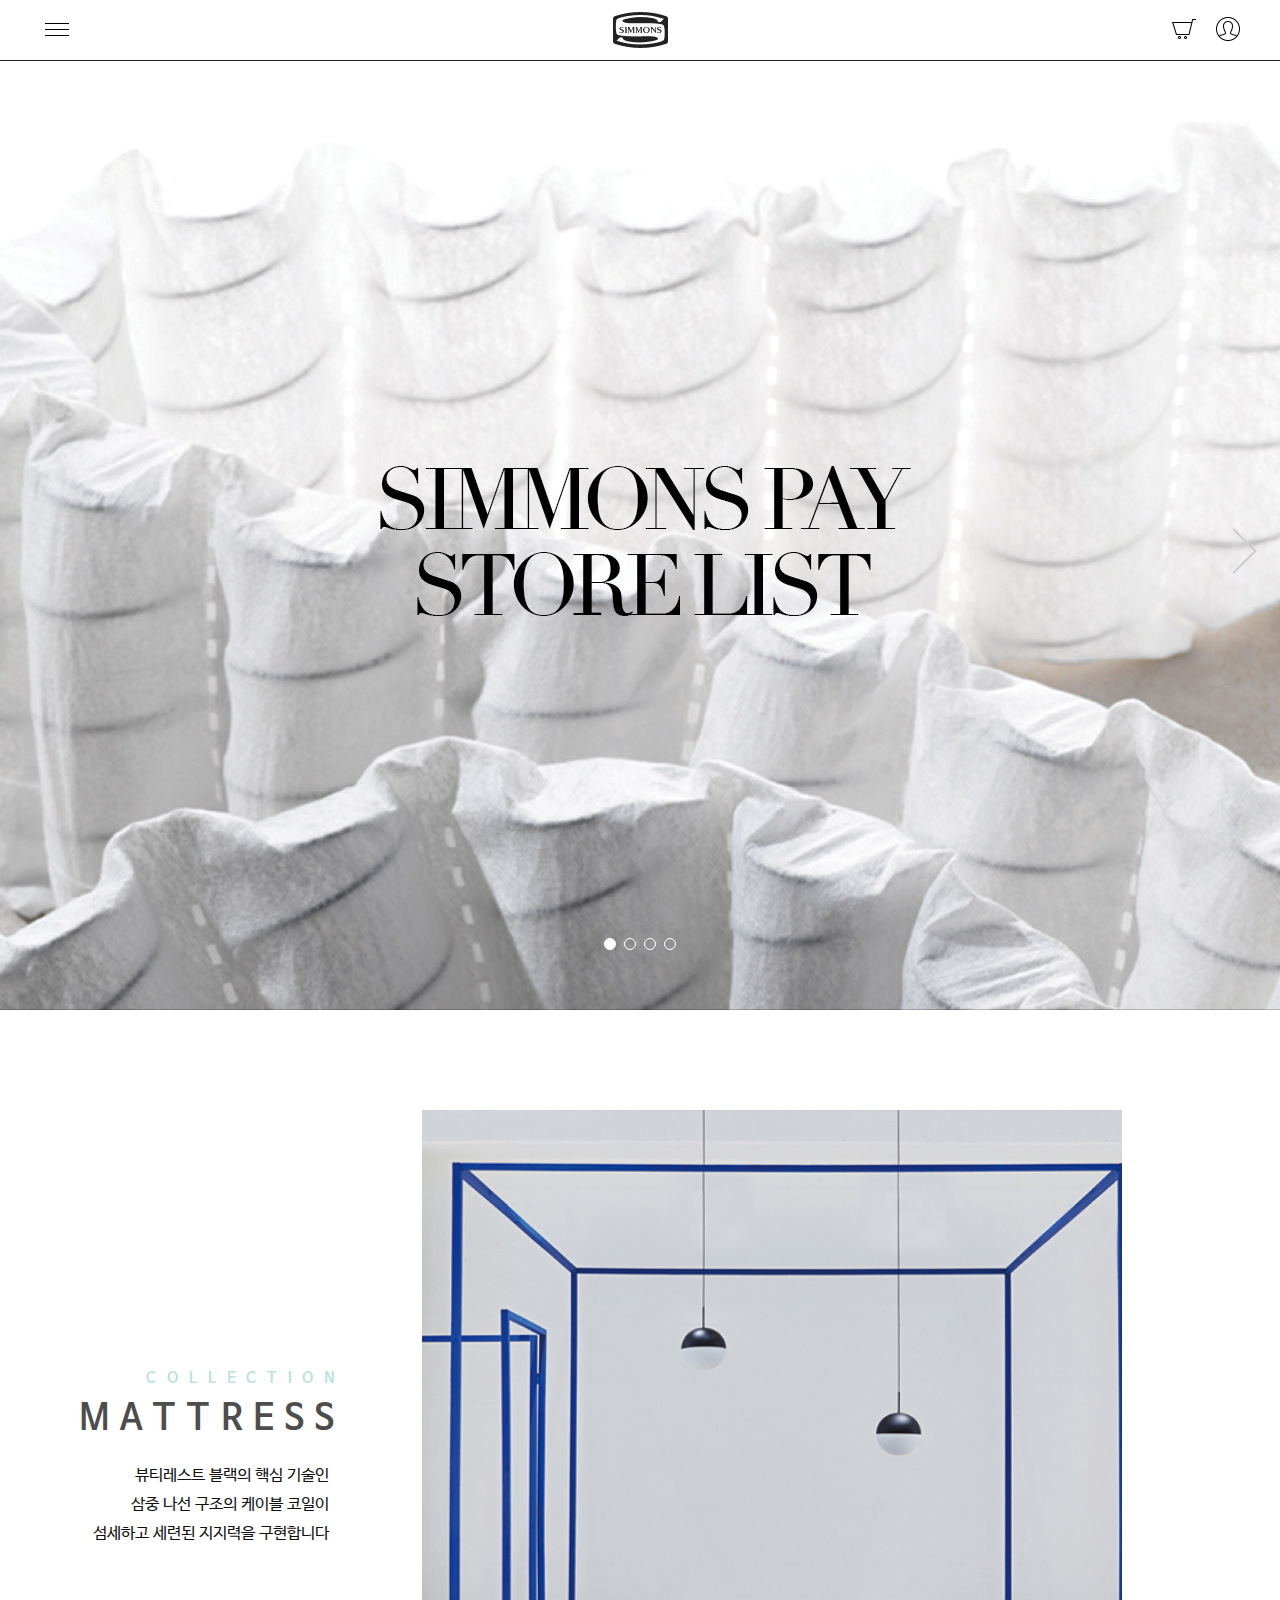
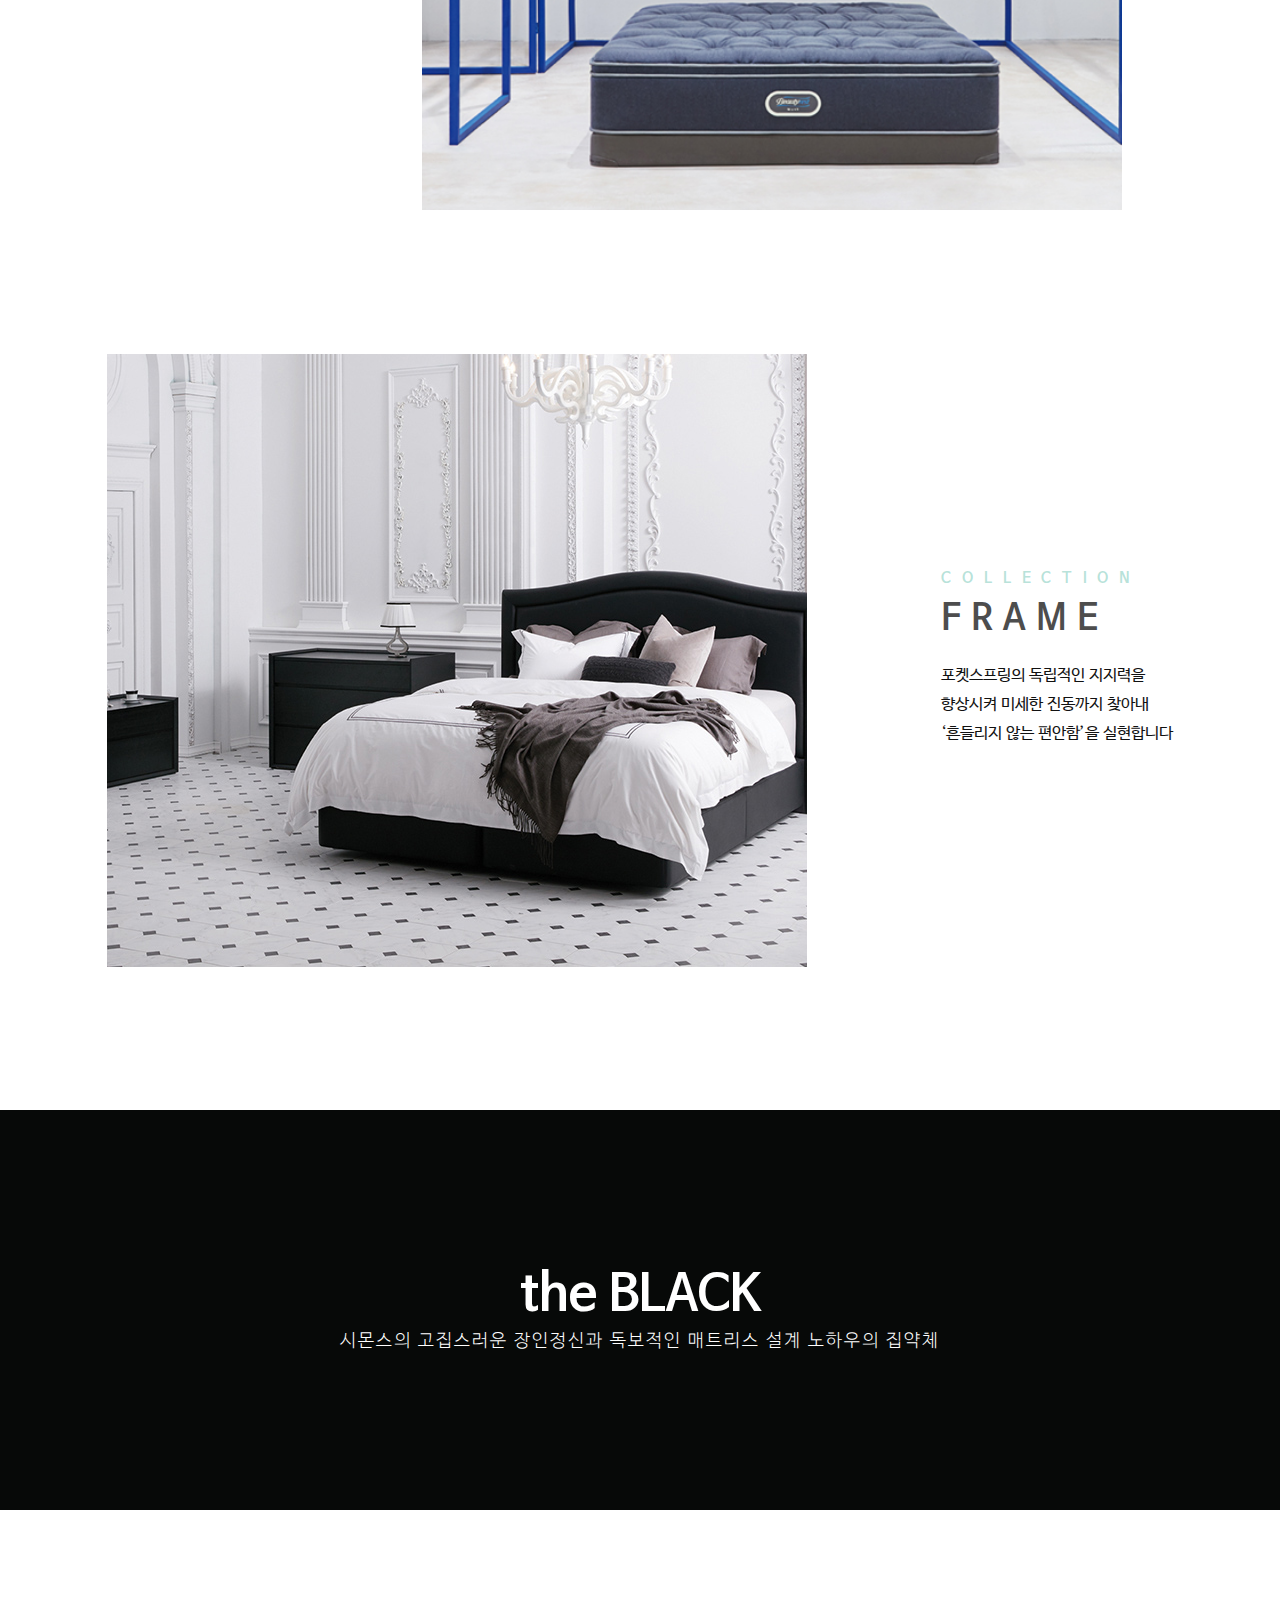
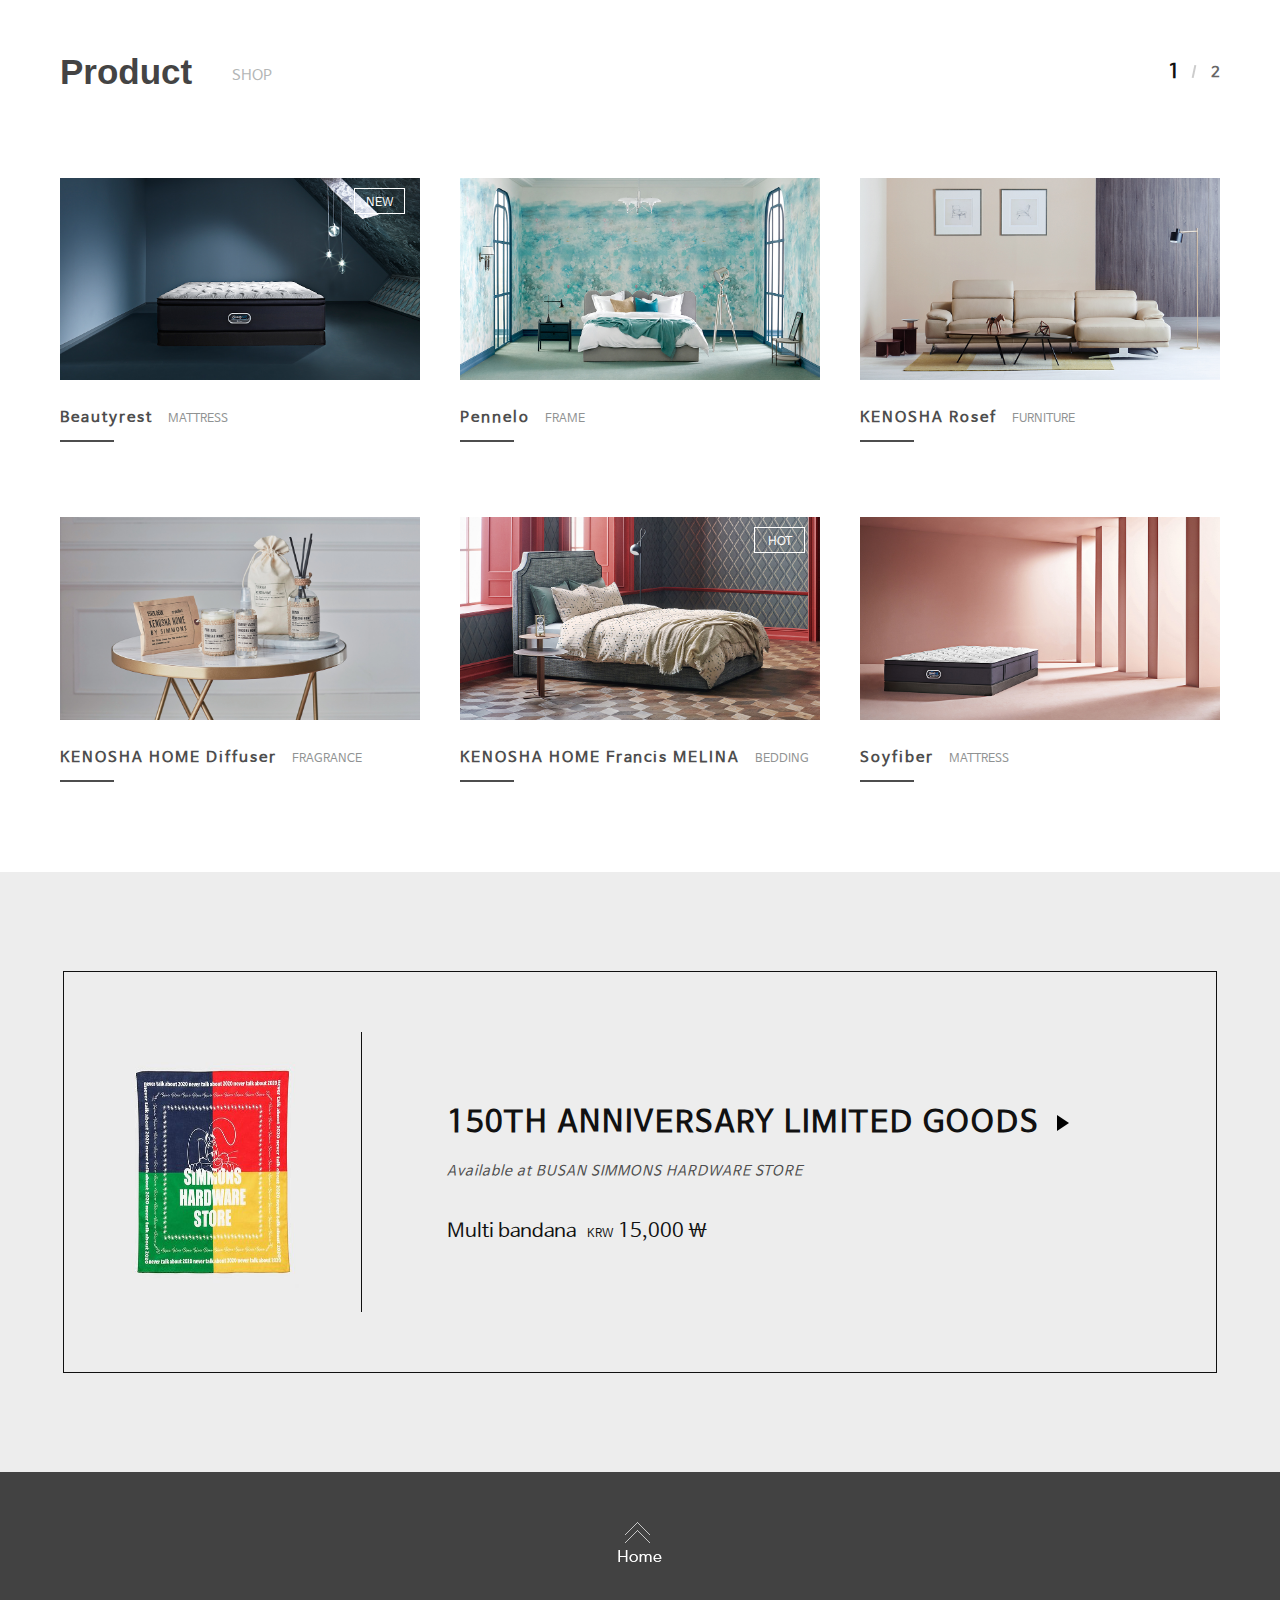
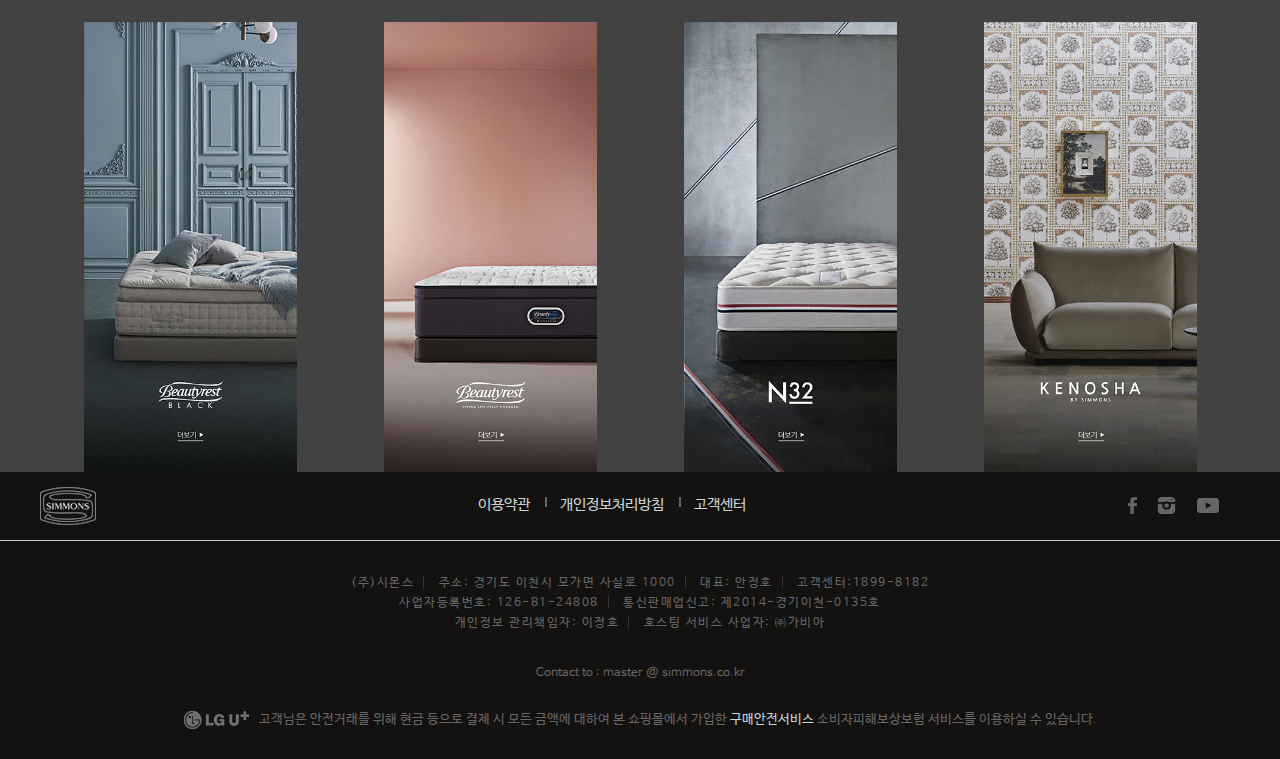
<file: index.html>
<!DOCTYPE html>
<html lang="en">

<head>
    <meta charset="UTF-8">
    <meta name="viewport" content="width=device-width, initial-scale=1.0">
    <title>시몬스침대 - 오현지</title>
    <link href="https://fonts.googleapis.com/css2?family=Noto+Sans+KR:wght@100;300;400;500;700;900&display=swap" rel="stylesheet">
    <link rel="icon" href="images/logo_simmons_large_icon.ico">
    <link rel="stylesheet" href="css/common.css">
    <link rel="stylesheet" href="css/style.css">
    <script src="js/jquery-3.5.1.min.js"></script>
    <script src="js/style.js"></script>

</head>

<body>


    <header>
        <div class="headTop">

            <div class="center clearFix headTopWrap">
                <h1 class="logo"><a href="index.html"><img src="images/header_logo.png" alt="simons logo"></a></h1>
                <ul class="headIcon__right">
                    <li><a href="login.html"><img src="images/iconmonstr-user-circle-thin-24.png" alt="user"></a></li>
                    <li><a href="#"><img src="images/iconmonstr-shopping-cart-thin-24.png" alt="cart"></a></li>
                </ul>
                <div class="hamBtn"><a href="#"></a></div>
            </div>
        </div>
        
        <!-- head bottom -->
        <div class="headBottom">
            <div class="center">
                <div class="navWrap content">
                    <div>
                        <ul id="nav">
                            <li><a href="#">Beautyrest BLACK</a>
                                <div class="navBox">
                                    <ul class="navSub">
                                        <li><a href="#">the BLACK</a></li>
                                        <li><a href="#">MATTRESS</a></li>
                                        <li><a href="#">FRAME</a></li>
                                        <li><a href="#">ROOM SET</a></li>
                                        <li><a href="#">FOUNDATION</a></li>
                                    </ul>
                                </div>
                            </li>
                            <li><a href="#">COLLECTION</a>
                                <div class="navBox">
                                    <ul class="navSub">
                                        <li><a href="#">Beautyrest</a></li>
                                        <li><a href="#">N32</a></li>
                                        <li><a href="#">KENOSHA</a></li>
                                    </ul>
                            </li>
                            <li><a href="#">PRODUCT</a>
                                <div class="navBox">
                                    <ul class="navSub">
                                        <li><a href="#">MATTRESS</a></li>
                                        <li><a href="#">FRAME</a></li>
                                        <li><a href="#">ROOM SET</a></li>
                                        <li><a href="#">FOUNDATION</a></li>
                                        <li><a href="#">FURNITURE</a></li>
                                        <li><a href="#">BEDDING</a></li>
                                        <li><a href="#">FRAGRANCE</a></li>
                                        <li><a href="#">ETC</a></li>
                                    </ul>
                            </li>
                            <li class="navLine"><a href="#">ONLINE STORE</a></li>
                            <li><a href="#">ABOUT US</a>
                                <div class="navBox">
                                    <ul class="navSub">
                                        <li><a href="#">HERITAGE</a></li>
                                        <li><a href="#">MEDIA</a></li>
                                        <li><a href="#">SIMMONS IN HOTEL</a></li>
                                    </ul>
                            </li>
                            <li><a href="#">SIMMONS Factorium</a>
                                <div class="navBox">
                                    <ul class="navSub">
                                        <li><a href="#">INTRO</a></li>
                                        <li><a href="#">R&D</a></li>
                                        <li><a href="#">TERRACE</a></li>
                                        <li><a href="#">오시는길</a></li>
                                    </ul>
                            </li>
                            <li><a href="#">SIMMONS GALLERY</a></li>
                            <li class="navLine"><a href="map.html">매장 찾기</a></li>
                            <ul class="rightNav">
                                <li><a href="login.html">로그인</a></li>
                                <li><a href="#">주문내역</a></li>
                                <li><a href="#">고객센터</a></li>
                            </ul>
                            <div class="rightNav__booking"><a href="#"><img src="images/simmons_pc_btn_banner.jpg" alt=""></a></div>
                            <div class="rightNav__search">
                                <form class="search">
                                    <input type="text" placeholder="Search">
                                    <a href="#void"><img src="images/iconmonstr-search-thin-16.png" alt="search"></a>
                                </form>
                            </div>
                
                            <ul class="rightNav__sns">
                                <li><a href="#"><img src="images/iconmonstr-facebook-1-24.png" alt="facebook"></a></li>
                                <li><a href="#"><img src="images/iconmonstr-instagram-11-24.png" alt="instagram"></a></li>
                                <li><a href="#"><img src="images/iconmonstr-youtube-6-24.png" alt="youtube"></a></li>
                            </ul>
                        </ul>
                    </div>
                </div>
            </div>
        </div>
    </header>


    <!-- container -->
    <section id="container">
        <h2 class="blind">배너,컨텐츠,바로가기,스토어</h2>
        <div class="mainBanner">
            <input type="radio" name="btn" id="btn1" checked>
            <label for="btn1" class="circle c1">1</label>
            <input type="radio" name="btn" id="btn2">
            <label for="btn2" class="circle c2">2</label>
            <input type="radio" name="btn" id="btn3">
            <label for="btn3" class="circle c3">3</label>
            <input type="radio" name="btn" id="btn4">
            <label for="btn4" class="circle c4">4</label>

            <label for="btn1" class="arrow a1"></label>
            <label for="btn2" class="arrow a2"></label>
            <label for="btn3" class="arrow a3"></label>
            <label for="btn4" class="arrow a4"></label>

            <ul class="banner">
                <li><a href="#"></a></li>
                <li><a href="#"></a></li>
                <li><a href="#"></a></li>
                <li><a href="#"></a></li>
            </ul>

        </div>

        <div class="contents">
            <div class="center line1">

                <div class="mTitle">COLLECTION</div> 

                <div class="collectWrap clearFix">
                    <div class="collect__textbox1">
                        <span class="collect__sm">COLLECTION</span>
                        <a href="#" class="collect__title t1">MATTRESS</a>
                        <p class="collect__subtitle">뷰티레스트 블랙의 핵심 기술인<br> 삼중 나선 구조의 케이블 코일이<br> 섬세하고 세련된 지지력을 구현합니다</p>

                    </div>
                    <div class="collect contentPhoto1"><a href="#"></a></div>
                </div>


                <div class="collectWrap">
                    <div class="collect contentPhoto2"><a href="#"></a></div>
                    <div class="collect__textbox2">
                        <span class="collect__sm">COLLECTION</span>
                        <a href="#" class="collect__title t2">FRAME</a>
                        <p class="collect__subtitle">포켓스프링의 독립적인 지지력을<br> 향상시켜 미세한 진동까지 찾아내<br> ‘흔들리지 않는 편안함’을 실현합니다</p>

                    </div>
                </div>
            </div>

            <div class="visual">
                <div class="visualWrap"><a href="#"></a></div>
                <div class="vTextbox">
                    <p class="vTitle"><a href="#">the BLACK</a></p>
                    <p class="vSubtitle"><a href="#"> 시몬스의 고집스러운 장인정신<span>과 독보적인 매트리스 설계 노하우의 집약체</span></a></p>
                </div>
            </div>
        </div>



        <div class="store ">
            <div class="center clearFix st">
                <div class="storeText__box">
                    <h3 class="StoreTitle">Product</h3>
                    <a href="#">SHOP</a></p>
                </div>
                
                <div class="storeBox">
                    <input type="radio" name="storeBtn" id="storeBtn1" checked>
                    <input type="radio" name="storeBtn" id="storeBtn2">
                    <label for="storeBtn1" class="storeIcon h1">1</label>
                    <label for="storeBtn2" class="storeIcon h2">2</label>
                    <ul class="storeWrap">
                        <li>
                            <div class="storeMore">
                                <a href="#void"><img src="images/1_136.jpg" alt="Beautyrest Viate"></a>
                                <div class="hotBox">NEW</div>
                                <!-- <div class="bgBox"></div> -->
                            </div>
                            <strong class="storeTitle">Beautyrest</strong>
                            <p class="storeSubtitle">MATTRESS</p>
                        </li>
                        <li>
                            <div class="storeMore">
                                <a href="#void"><img src="images/1-Lookbook-Pennelo-01_1.jpg" alt=""></a>
                                
                            </div>
                            <strong class="storeTitle" >Pennelo</strong>
                            <p class="storeSubtitle">FRAME</p>
                        </li>

                        <li>
                            <div class="storeMore">
                                <a href="#void"><img src="images/1-Lookbook-Rosef-01_1.jpg" alt="KENOSHA"></a>
                            </div>
                            <strong class="storeTitle" >KENOSHA Rosef</strong>
                            <p class="storeSubtitle">FURNITURE</p>
                        </li>


                        <li>
                            <div class="storeMore">
                                <a href="#void"><img src="images/02-Loogbook-tangerine-01_1 (1).jpg" alt=""></a>
                            </div>
                            <strong class="storeTitle" >Beautyrest Tangerine</strong>
                            <p class="storeSubtitle">MATTRESS</p>
                        </li>

                        <li>
                            <div class="storeMore">
                                <a href="#void"><img src="images/catol-lookbook4.jpg" alt=""></a>
                                <div class="hotBox">HOT</div>
                            </div>
                            <strong class="storeTitle" >Catol</strong>
                            <p class="storeSubtitle">ROOM SET</p>
                        </li>

                        <li>
                            <div class="storeMore">
                                <a href="#void"><img src="images/1-Lookbook-3_19.jpg" alt=""></a>
                            </div>
                            <strong class="storeTitle" >SMR1324</strong>
                            <p class="storeSubtitle">ROOM SET</p>
                        </li>
                        <li>
                            <div class="storeMore">
                                <a href="#void"><img src="images/KH-FRAGRANCE-DIFFUSER-03-Lookbook-2.jpg" alt=""></a>
                            </div>
                            <strong class="storeTitle" >KENOSHA HOME Diffuser</strong>
                            <p class="storeSubtitle">FRAGRANCE</p>
                        </li>
                        <li>
                            <div class="storeMore">
                                <a href="#void"><img src="images/FrancisMELINA-lookbook.jpg" alt=""></a>
                                <div class="hotBox">HOT</div>
                            </div>
                            <strong class="storeTitle" >KENOSHA HOME Francis MELINA</strong>
                            <p class="storeSubtitle">BEDDING</p>
                        </li>
                        <li>
                            <div class="storeMore">
                                <a href="#void"><img src="images/02-Loogbook-tangerine-01_1 (1).jpg" alt=""></a>
                            </div>
                            <strong class="storeTitle" >Soyfiber</strong>
                            <p class="storeSubtitle">MATTRESS</p>
                        </li>
                        <li>
                            <div class="storeMore">
                                <a href="#void"><img src="images/1-Lookbook-Solar-01.jpg" alt=""></a>
                            </div>
                            <strong class="storeTitle" >Solar</strong>
                            <p class="storeSubtitle">FRAME</p>
                        </li>
                        <li>
                            <div class="storeMore">
                                <a href="#void"><img src="images/1-Lookbook-Erdem-wide-01.jpg" alt=""></a>
                            </div>
                            <strong class="storeTitle" >Erdem 와이드장</strong>
                            <p class="storeSubtitle">ROOM SET</p>
                        </li>
                        <li>
                            <div class="storeMore">
                                <a href="#void"><img src="images/KH-FRAGRANCE-CANDLE-03-Lookbook-1.jpg" alt=""></a>
                            </div>
                            <strong class="storeTitle">KENOSHA Candle</strong>
                            <p class="storeSubtitle">FRAGRANCE</p>
                        </li>
                    </ul>
                </div>
            </div>
        </div>

        <div class="goods">

                <div class="goodsWrap">

                    <div class="goodsPhoto">
                        <img src="images/122429641_128195845429080_7310381417054077863_n.jpg" alt="">
                    </div>

                    <div class="goodsTextBox">
                        <div>
                            <p class="goodsTitle">
                                150TH ANNIVERSARY LIMITED GOODS
                                <img src="images/iconmonstr-arrow-37-16.png" alt="">
                            </p> 
                            <p class="goodsText">Available at BUSAN SIMMONS HARDWARE STORE</p>
                            <p class="goodsSub">Multi bandana  &nbsp;<span>KRW</span> 15,000 &#92;</p>
                        </div>
                    </div>
                </div>
          
        </div>

        <!-- 스크롤파트 -->
        <div class="home">
            <div class="homeBtn">
                <a href="#"><img src="images/btn_home.png" alt="home button"></a>
            </div>


            <ul class="homeWrap">
                <li><a href="#"></a></li>
                <li><a href="#"></a></li>
                <li><a href="#"></a></li>
                <li><a href="#"></a></li>
            </ul>

        </div>
    </section>

    <!-- footer -->
    <footer>
        <div class="footTop">
            <div class="center footTopWrap">
                <h3 class="footLogo"><a href="#void"><img src="images/footer_logo.png" alt="foot logo"></a></h3>
               
                <ul class="footWrap">
                    <li><a href="#void">이용약관</a></li>
                    <li><a href="#void">개인정보처리방침</a></li>
                    <li><a href="#void">고객센터</a></li>
                </ul>
                <ul class="sns">
                    <li><a href="#void"><img src="images/footer_sns03.png" alt="faceb"></a></li>
                    <li><a href="#void"><img src="images/footer_sns02.png" alt="youtube"></a></li>
                    <li><a href="#void"><img src="images/footer_sns01.png" alt="instagram"></a></li>
                </ul>
            </div>
        </div>

        <div class="footBottom">
            <div class="center">
                <address>
                    <p>
                        <span>(주)시몬스</span>
                        <span>주소: 경기도 이천시 모가면 사실로 1000</span>
                        <span>대표: 안정호</span>
                        <span>고객센터:1899-8182</span>
                    </p>
                    <p>
                        <span>사업자등록번호: 126-81-24808</span>
                        <span>통신판매업신고: 제2014-경기이천-0135호</span>
                    </p>
                    <p>
                        <span>개인정보 관리책임자: 이정호</span>
                        <span>호스팅 서비스 사업자: ㈜가비아</span>
                    </p>
                </address>
                <p class="contact"><a href="#void">Contact to : master @ simmons.co.kr</a></p>
                <div class="footLogo__lg"></div>
                <div class="lgLogo"><img src="images/footer_lg.png" alt="LG U+">
                    <p><span>고객님은 안전거래를 위해 현금 등으로 결제 시 모든 금액에 대하여 본 쇼핑몰에서 가입한</span> <span class="featured">구매안전서비스</span> <span>소비자피해보상보험 서비스를 이용하실 수 있습니다.<span></span></p>
                </div>
            </div>
        </div>
        </div>
    </footer>
</body></html>
</file>
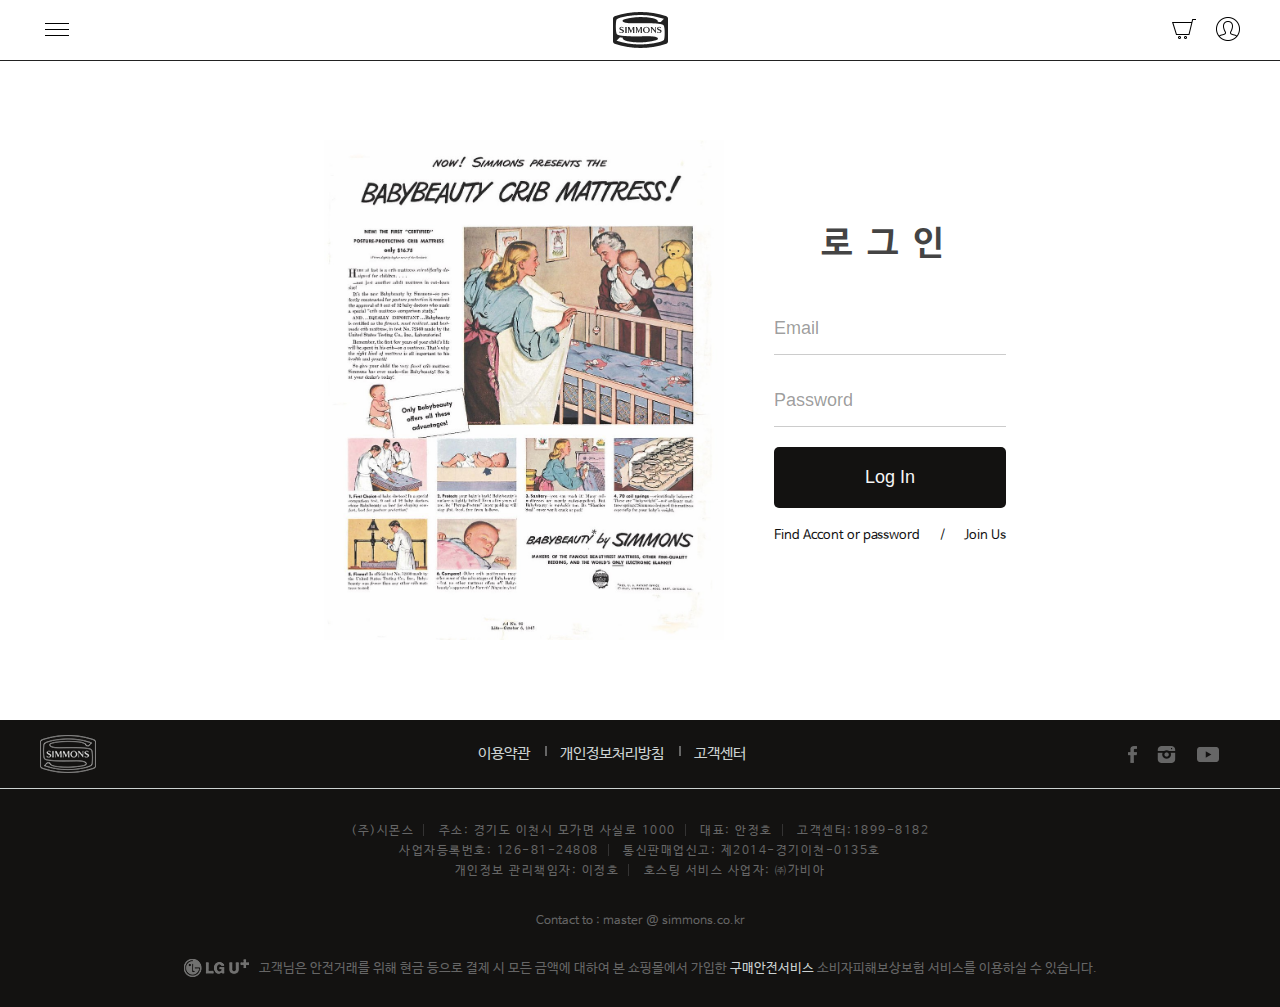
<file: login.html>
<!DOCTYPE html>
<html lang="en">
<head>
    <meta charset="UTF-8">
    <meta name="viewport" content="width=device-width, initial-scale=1.0">
    <title>시몬스침대 login</title>
    <link href="https://fonts.googleapis.com/css2?family=Noto+Sans+KR:wght@100;300;400;500;700;900&display=swap" rel="stylesheet">
    <link rel="icon" href="images/logo_simmons_large_icon.ico">
    <link rel="stylesheet" href="css/common.css">
    <link rel="stylesheet" href="css/style.css">
    <link rel="stylesheet" href="css/login.css">
    <script src="js/jquery-3.5.1.min.js"></script>
    <script src="js/style.js"></script>
</head>
<body>
 
    <header>
        <div class="headTop">

            <div class="center clearFix headTopWrap">
                <h1 class="logo"><a href="index.html"><img src="images/header_logo.png" alt="simons logo"></a></h1>
                <ul class="headIcon__right">
                    <li><a href="login.html"><img src="images/iconmonstr-user-circle-thin-24.png" alt="user"></a></li>
                    <li><a href="#"><img src="images/iconmonstr-shopping-cart-thin-24.png" alt="cart"></a></li>
                </ul>
                <div class="hamBtn"><a href="#"></a></div>
            </div>
        </div>
        
        <!-- head bottom -->
        <div class="headBottom">
            <div class="center">
                <div class="navWrap content">
                    <div>
                        <ul id="nav">
                            <li><a href="#">Beautyrest BLACK</a>
                                <div class="navBox">
                                    <ul class="navSub">
                                        <li><a href="#">the BLACK</a></li>
                                        <li><a href="#">MATTRESS</a></li>
                                        <li><a href="#">FRAME</a></li>
                                        <li><a href="#">ROOM SET</a></li>
                                        <li><a href="#">FOUNDATION</a></li>
                                    </ul>
                                </div>
                            </li>
                            <li><a href="#">COLLECTION</a>
                                <div class="navBox">
                                    <ul class="navSub">
                                        <li><a href="#">Beautyrest</a></li>
                                        <li><a href="#">N32</a></li>
                                        <li><a href="#">KENOSHA</a></li>
                                    </ul>
                            </li>
                            <li><a href="#">PRODUCT</a>
                                <div class="navBox">
                                    <ul class="navSub">
                                        <li><a href="#">MATTRESS</a></li>
                                        <li><a href="#">FRAME</a></li>
                                        <li><a href="#">ROOM SET</a></li>
                                        <li><a href="#">FOUNDATION</a></li>
                                        <li><a href="#">FURNITURE</a></li>
                                        <li><a href="#">BEDDING</a></li>
                                        <li><a href="#">FRAGRANCE</a></li>
                                        <li><a href="#">ETC</a></li>
                                    </ul>
                            </li>
                            <li class="navLine"><a href="#">ONLINE STORE</a></li>
                            <li><a href="#">ABOUT US</a>
                                <div class="navBox">
                                    <ul class="navSub">
                                        <li><a href="#">HERITAGE</a></li>
                                        <li><a href="#">MEDIA</a></li>
                                        <li><a href="#">SIMMONS IN HOTEL</a></li>
                                    </ul>
                            </li>
                            <li><a href="#">SIMMONS Factorium</a>
                                <div class="navBox">
                                    <ul class="navSub">
                                        <li><a href="#">INTRO</a></li>
                                        <li><a href="#">R&D</a></li>
                                        <li><a href="#">TERRACE</a></li>
                                        <li><a href="#">오시는길</a></li>
                                    </ul>
                            </li>
                            <li><a href="#">SIMMONS GALLERY</a></li>
                            <li class="navLine"><a href="map.html">매장 찾기</a></li>
                            <ul class="rightNav">
                                <li><a href="login.html">로그인</a></li>
                                <li><a href="#">주문내역</a></li>
                                <li><a href="#">고객센터</a></li>
                            </ul>
                            <div class="rightNav__booking"><a href="#"><img src="images/simmons_pc_btn_banner.jpg" alt=""></a></div>
                            <div class="rightNav__search">
                                <form class="search">
                                    <input type="text" placeholder="Search">
                                    <a href="#void"><img src="images/iconmonstr-search-thin-16.png" alt="search"></a>
                                </form>
                            </div>
                
                            <ul class="rightNav__sns">
                                <li><a href="#"><img src="images/iconmonstr-facebook-1-24.png" alt="facebook"></a></li>
                                <li><a href="#"><img src="images/iconmonstr-instagram-11-24.png" alt="instagram"></a></li>
                                <li><a href="#"><img src="images/iconmonstr-youtube-6-24.png" alt="youtube"></a></li>
                            </ul>
                        </ul>
                    </div>
                </div>
            </div>
        </div>
    </header>
    <!-- login -->
    <div class="login">
        <div class="center">
            <div class="loginWrap">
                <div class="loginPhoto">
                    <a href="#"></a>
                </div>
                <div>
                    <h2 class="loginTitle">로그인</h2>
                    <form action="" method="get" id="login-form">
                        <input name="usename" type="text" placeholder="Email" />
                        <input name="password" type="password" placeholder="Password" />
                        <input type="submit" value="Log In" />
                        <div class="loginJoin">
                            <a href="#">Find Accont or password</a>
                            <span>/</span>
                            <a href="#">Join Us</a>
                        </div>
                    </form>
                </div>
            </div>
        </div>
    </div>



    <footer>
        <div class="footTop">
            <div class="center footTopWrap">
                <h3 class="footLogo"><a href="#void"><img src="images/footer_logo.png" alt="foot logo"></a></h3>
               
                <ul class="footWrap">
                    <li><a href="#void">이용약관</a></li>
                    <li><a href="#void">개인정보처리방침</a></li>
                    <li><a href="#void">고객센터</a></li>
                </ul>
                <ul class="sns">
                    <li><a href="#void"><img src="images/footer_sns03.png" alt="faceb"></a></li>
                    <li><a href="#void"><img src="images/footer_sns02.png" alt="youtube"></a></li>
                    <li><a href="#void"><img src="images/footer_sns01.png" alt="instagram"></a></li>
                </ul>
            </div>
        </div>

        <div class="footBottom">
            <div class="center">
                <address>
                    <p>
                        <span>(주)시몬스</span>
                        <span>주소: 경기도 이천시 모가면 사실로 1000</span>
                        <span>대표: 안정호</span>
                        <span>고객센터:1899-8182</span>
                    </p>
                    <p>
                        <span>사업자등록번호: 126-81-24808</span>
                        <span>통신판매업신고: 제2014-경기이천-0135호</span>
                    </p>
                    <p>
                        <span>개인정보 관리책임자: 이정호</span>
                        <span>호스팅 서비스 사업자: ㈜가비아</span>
                    </p>
                </address>
                <p class="contact"><a href="#void">Contact to : master @ simmons.co.kr</a></p>
                <div class="footLogo__lg"></div>
                <div class="lgLogo"><img src="images/footer_lg.png" alt="LG U+">
                    <p><span>고객님은 안전거래를 위해 현금 등으로 결제 시 모든 금액에 대하여 본 쇼핑몰에서 가입한</span> <span class="featured">구매안전서비스</span> <span>소비자피해보상보험 서비스를 이용하실 수 있습니다.<span></span></p>
                </div>
            </div>
        </div>
        
    </footer>
</body>
</html>
</file>
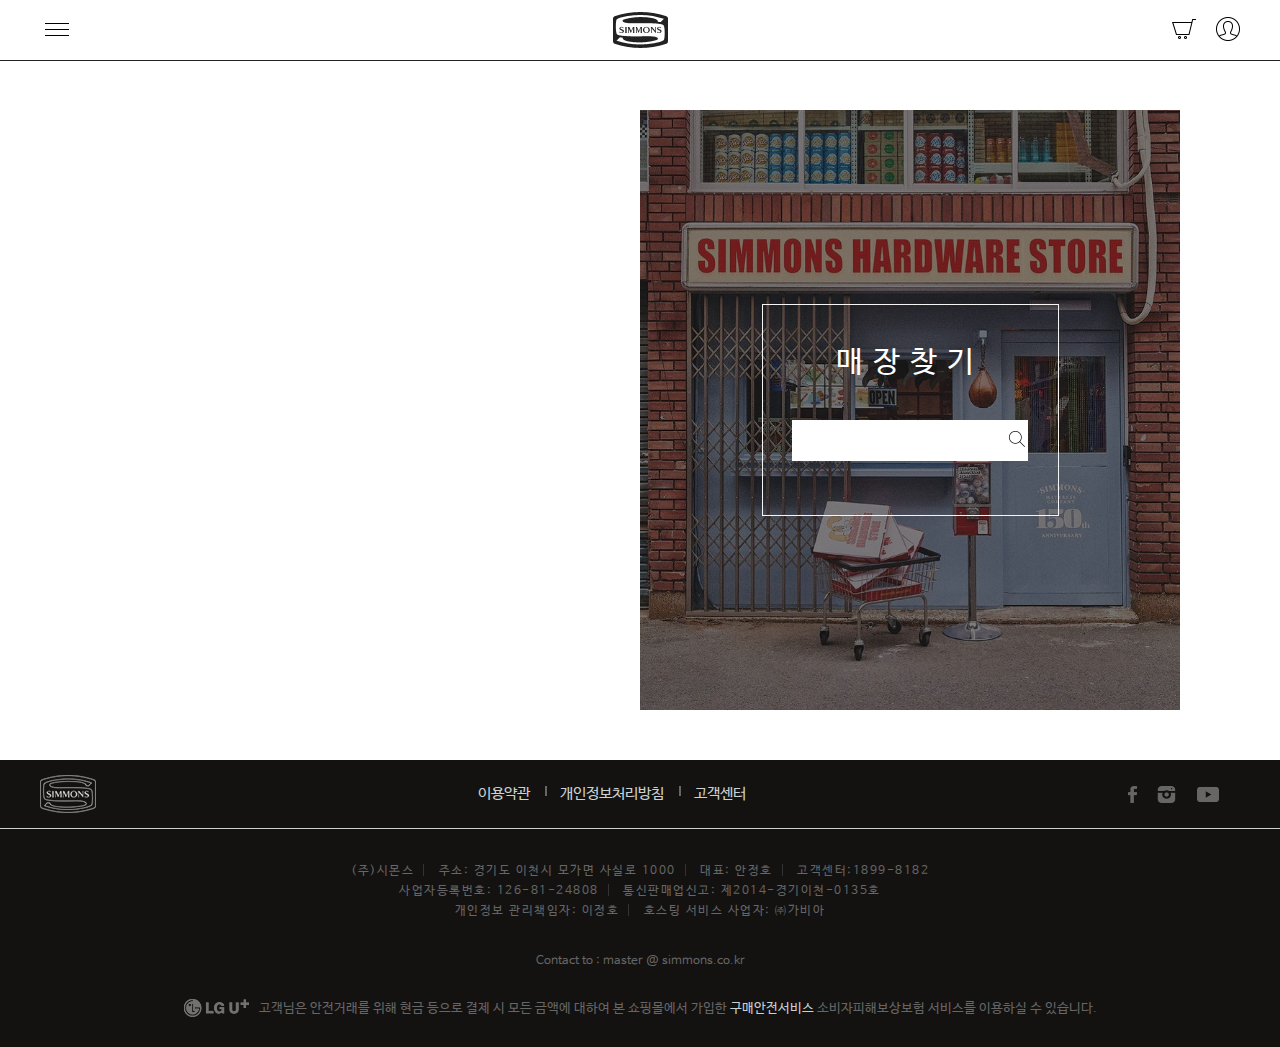
<file: map.html>
<!DOCTYPE html>
<html lang="en">
<head>
    <meta charset="UTF-8">
    <meta name="viewport" content="width=device-width, initial-scale=1.0">
    <title>시몬스침대 map</title>
    <link href="https://fonts.googleapis.com/css2?family=Noto+Sans+KR:wght@100;300;400;500;700;900&display=swap" rel="stylesheet">
    <link rel="icon" href="images/logo_simmons_large_icon.ico">
    <link rel="stylesheet" href="css/common.css">
    <link rel="stylesheet" href="css/style.css">
    <link rel="stylesheet" href="css/map.css">
    <script src="js/jquery-3.5.1.min.js"></script>
    <script src="js/style.js"></script>
</head>
<body>


    <header>
        <div class="headTop">

            <div class="center clearFix headTopWrap">
                <h1 class="logo"><a href="index.html"><img src="images/header_logo.png" alt="simons logo"></a></h1>
                <ul class="headIcon__right">
                    <li><a href="login.html"><img src="images/iconmonstr-user-circle-thin-24.png" alt="user"></a></li>
                    <li><a href="#"><img src="images/iconmonstr-shopping-cart-thin-24.png" alt="cart"></a></li>
                </ul>
                <div class="hamBtn"><a href="#"></a></div>
            </div>
        </div>
        
        <!-- head bottom -->
        <div class="headBottom">
            <div class="center">
                <div class="navWrap content">
                    <div>
                        <ul id="nav">
                            <li><a href="#">Beautyrest BLACK</a>
                                <div class="navBox">
                                    <ul class="navSub">
                                        <li><a href="#">the BLACK</a></li>
                                        <li><a href="#">MATTRESS</a></li>
                                        <li><a href="#">FRAME</a></li>
                                        <li><a href="#">ROOM SET</a></li>
                                        <li><a href="#">FOUNDATION</a></li>
                                    </ul>
                                </div>
                            </li>
                            <li><a href="#">COLLECTION</a>
                                <div class="navBox">
                                    <ul class="navSub">
                                        <li><a href="#">Beautyrest</a></li>
                                        <li><a href="#">N32</a></li>
                                        <li><a href="#">KENOSHA</a></li>
                                    </ul>
                            </li>
                            <li><a href="#">PRODUCT</a>
                                <div class="navBox">
                                    <ul class="navSub">
                                        <li><a href="#">MATTRESS</a></li>
                                        <li><a href="#">FRAME</a></li>
                                        <li><a href="#">ROOM SET</a></li>
                                        <li><a href="#">FOUNDATION</a></li>
                                        <li><a href="#">FURNITURE</a></li>
                                        <li><a href="#">BEDDING</a></li>
                                        <li><a href="#">FRAGRANCE</a></li>
                                        <li><a href="#">ETC</a></li>
                                    </ul>
                            </li>
                            <li class="navLine"><a href="#">ONLINE STORE</a></li>
                            <li><a href="#">ABOUT US</a>
                                <div class="navBox">
                                    <ul class="navSub">
                                        <li><a href="#">HERITAGE</a></li>
                                        <li><a href="#">MEDIA</a></li>
                                        <li><a href="#">SIMMONS IN HOTEL</a></li>
                                    </ul>
                            </li>
                            <li><a href="#">SIMMONS Factorium</a>
                                <div class="navBox">
                                    <ul class="navSub">
                                        <li><a href="#">INTRO</a></li>
                                        <li><a href="#">R&D</a></li>
                                        <li><a href="#">TERRACE</a></li>
                                        <li><a href="#">오시는길</a></li>
                                    </ul>
                            </li>
                            <li><a href="#">SIMMONS GALLERY</a></li>
                            <li class="navLine"><a href="map.html">매장 찾기</a></li>
                            <ul class="rightNav">
                                <li><a href="login.html">로그인</a></li>
                                <li><a href="#">주문내역</a></li>
                                <li><a href="#">고객센터</a></li>
                            </ul>
                            <div class="rightNav__booking"><a href="#"><img src="images/simmons_pc_btn_banner.jpg" alt=""></a></div>
                            <div class="rightNav__search">
                                <form class="search">
                                    <input type="text" placeholder="Search">
                                    <a href="#void"><img src="images/iconmonstr-search-thin-16.png" alt="search"></a>
                                </form>
                            </div>
                
                            <ul class="rightNav__sns">
                                <li><a href="#"><img src="images/iconmonstr-facebook-1-24.png" alt="facebook"></a></li>
                                <li><a href="#"><img src="images/iconmonstr-instagram-11-24.png" alt="instagram"></a></li>
                                <li><a href="#"><img src="images/iconmonstr-youtube-6-24.png" alt="youtube"></a></li>
                            </ul>
                        </ul>
                    </div>
                </div>
            </div>
        </div>
    </header>

<section id="mapBox" class="center">
    <h2 class="blind">맵</h2>
    <div id="map"></div>
    <div class="mapWrap">
        <form action="" method="get" id="map-form">
            <p>매장찾기</p>
            <div class="map__1">
                <input type="search" name="search">
                <button></button>
            </div>
        </form>
    </div>
</section>


<footer>
    <div class="footTop">
        <div class="center footTopWrap">
            <h3 class="footLogo"><a href="#void"><img src="images/footer_logo.png" alt="foot logo"></a></h3>
           
            <ul class="footWrap">
                <li><a href="#void">이용약관</a></li>
                <li><a href="#void">개인정보처리방침</a></li>
                <li><a href="#void">고객센터</a></li>
            </ul>
            <ul class="sns">
                <li><a href="#void"><img src="images/footer_sns03.png" alt="faceb"></a></li>
                <li><a href="#void"><img src="images/footer_sns02.png" alt="youtube"></a></li>
                <li><a href="#void"><img src="images/footer_sns01.png" alt="instagram"></a></li>
            </ul>
        </div>
    </div>

    <div class="footBottom">
        <div class="center">
            <address>
                <p>
                    <span>(주)시몬스</span>
                    <span>주소: 경기도 이천시 모가면 사실로 1000</span>
                    <span>대표: 안정호</span>
                    <span>고객센터:1899-8182</span>
                </p>
                <p>
                    <span>사업자등록번호: 126-81-24808</span>
                    <span>통신판매업신고: 제2014-경기이천-0135호</span>
                </p>
                <p>
                    <span>개인정보 관리책임자: 이정호</span>
                    <span>호스팅 서비스 사업자: ㈜가비아</span>
                </p>
            </address>
            <p class="contact"><a href="#void">Contact to : master @ simmons.co.kr</a></p>
            <div class="footLogo__lg"></div>
            <div class="lgLogo"><img src="images/footer_lg.png" alt="LG U+">
                <p><span>고객님은 안전거래를 위해 현금 등으로 결제 시 모든 금액에 대하여 본 쇼핑몰에서 가입한</span> <span class="featured">구매안전서비스</span> <span>소비자피해보상보험 서비스를 이용하실 수 있습니다.<span></span></p>
            </div>
        </div>
    </div>
    
</footer>


<script type="text/javascript" src="//dapi.kakao.com/v2/maps/sdk.js?appkey=856ce2e910186e5fb3b82143dd0ea268&libraries=services"></script>
<script>
    var mapContainer = document.getElementById('map'), // 지도를 표시할 div 
        mapOption = { 
            center: new kakao.maps.LatLng(37.5648475,126.9813802,19), // 지도의 중심좌표 구글지도에서 검색해서 주소창에 좌표뜸
            level: 4 // 지도의 확대 레벨
        };
    
    var map = new kakao.maps.Map(mapContainer, mapOption); // 지도를 생성합니다
    
    var imageSrc = 'images/icon_store.png', // 마커이미지의 주소입니다    
        imageSize = new kakao.maps.Size(99, 87), // 마커이미지의 크기입니다
        imageOption = {offset: new kakao.maps.Point(27, 69)}; // 마커이미지의 옵션입니다. 마커의 좌표와 일치시킬 이미지 안에서의 좌표를 설정합니다.
        
    // 마커의 이미지정보를 가지고 있는 마커이미지를 생성합니다
    var markerImage = new kakao.maps.MarkerImage(imageSrc, imageSize, imageOption),
        markerPosition = new kakao.maps.LatLng(37.5648475,126.9813802,19); // 마커가 표시될 위치입니다
    
    // 마커를 생성합니다
    var marker = new kakao.maps.Marker({
        position: markerPosition, 
        image: markerImage // 마커이미지 설정 
    });
    
    // 마커가 지도 위에 표시되도록 설정합니다
    marker.setMap(map);  
</script>

</body>
</html>
</file>
<file: css/style.css>
@font-face {
    font-family: nanumGothic;
    src: url(../font/NanumBarunGothic.woff);
}

@font-face {
    font-family: nanumGTBold;
    src: url(../font/NanumBarunGothicBold.woff);
}

@font-face {
    font-family: nanumGTLight;
    src: url(../font/NanumBarunGothicLight.woff);
}

@import "../css/login.css";

body {
    font-family: nanumGothic, sans-serif;
    color: #111;
    line-height: 1.25em;
}

.center {
    max-width: 1200px;
    margin: 0 auto;
}

/* pc */
.navBox,
.rightNav,
.rightNav__booking,
.rightNav__search,
.rightNav__sns,
.mTitle {
    display: none;
}

/* header */

.headTop {
    /* background-color: lightsteelblue; */
    padding: 12px 0;
    position: relative;
}

.headTopWrap {
    position: relative;
}

.logo {
    text-align: center;
}

.headIconWrap {
    top: 0;
}

.headIcon__left {
    position: absolute;
    top: 5px;
}

.headIcon__right {
    position: absolute;
    top: 5px;
    right: 0;
}

.headIcon__right > li {
    float: right;
    padding-left: 20px;
}

.menuIcon {
    position: absolute;
    top: -42px;
}

.hamBtn {
    float: left;
    position: absolute;
    top: 5px;
    margin-left: 5px;
}
.hamBtn > a {
    display: block;
    width: 24px;
    height: 24px;
    background-image: url(../images/menu-thin-24.png);
}

.hamBtn .active {
    background-image: url(../images/iconmonstr-x-mark-thin-24.png);
}

/* header bottom */
.headBottom {
    /* background-color: lightgray; */
    position: relative;
}
.navWrap.active {
    height: 50px;
}

.navWrap {
    background: #fff;
    width: 100%;
    /*    padding: 16px 0;*/
    position: absolute;
    border-bottom: 1px solid #222;
    z-index: 2;
    left: 0;
    /*    animation: navOpen .5s;*/
    transition: 0.5s;
    height: 0;
}
@keyframes navOpen {
    0% {
        padding: 0 0;
    }

    100% {
        padding: 16px 0;
    }
}

#nav {
    display: flex;
    justify-content: center;
    transition: 0.5s;
    border-top: 1px solid #222;
    opacity: 0;
}

#nav > li {
    margin: 17px;
}

#nav > li > a {
    display: block;
}

#nav.active{
    opacity:1;
}
/* Main Banner */

.mainBanner {
    width: 100%;
    height: 950px;
    overflow: hidden;
    position: relative;
}

.mainBanner .banner {
    width: 400%;
    height: 100%;
    transition: 1s;
}

.mainBanner .banner > li {
    width: 25%;
    height: 100%;
    float: left;
}

.mainBanner .banner > li > a {
    display: block;
    width: 100%;
    height: 100%;
    background-repeat: no-repeat;
    background-position: center;
    background-size: cover;
}

.banner > li:first-child a {
    background-image: url(../images/190219_WEB_main_banner.jpg);
}

.banner > li:nth-child(2) a {
    background-image: url(../images/190219_WEB_main_banner13.jpg);
}

.banner > li:nth-child(3) a {
    background-image: url(../images/200120_WEB_main_banner1.jpg);
}

.banner > li:nth-child(4) a {
    background-image: url(../images/190724_WEB_main_banner1.jpg);
}

.mainBanner input {
    display: none;
}

.mainBanner label {
    position: absolute;
    z-index: 1000;
}

.circle {
    width: 10px;
    height: 10px;
    border-radius: 50%;
    bottom: 60px;
    left: 50%;
    border: 1px solid white;
    transform: translateX(-50%);
    text-indent: -99999px;
}

.c1 {
    margin-left: -30px;
}

.c2 {
    margin-left: -10px;
}

.c3 {
    margin-left: 10px;
}

.c4 {
    margin-left: 30px;
}

input:checked + label {
    background: white;
}

#btn1:checked ~ .banner {
    margin-left: 0;
}

#btn2:checked ~ .banner {
    margin-left: -100%;
}

#btn3:checked ~ .banner {
    margin-left: -200%;
}

#btn4:checked ~ .banner {
    margin-left: -300%;
}

.arrow {
    top: 50%;
    /*    background:white;*/
    display: block;
    opacity: 0;
    width: 30px;
    height: 30px;
    border-top: 2px solid #ccc;
    border-left: 2px solid #ccc;
    z-index: 99;
}

/*왼쪽 화살표 */
#btn2:checked ~ .a1,
#btn3:checked ~ .a2,
#btn4:checked ~ .a3 {
    opacity: 1;
    left: 30px;
    transform: rotate(-45deg);
}

/*오른쪽 화살표*/
#btn1:checked ~ .a2,
#btn2:checked ~ .a3,
#btn3:checked ~ .a4 {
    opacity: 1;
    right: 30px;
    transform: rotate(135deg);
}

#btn1:checked ~ .banner {
    margin-left: 0;
}

#btn2:checked ~ .banner {
    margin-left: -100%;
}

#btn3:checked ~ .banner {
    margin-left: -200%;
}

#btn4:checked ~ .banner {
    margin-left: -300%;
}

/* contents */
.collectWrap {
    position: relative;
    display: flex;
    align-items: center;
    justify-content: space-around;
    margin: 100px 0;
}

.collectWrap .collect {
    width: 700px;
    height: 700px;
    position: relative;
}

.collectWrap .contentPhoto1 a {
    display: block;
    width: 100%;
    height: 100%;
    background: url(../images/BR-met-Musk-02-Lookbook-01_1.jpg) no-repeat center center;
    background-size: cover;
}

.collectWrap .contentPhoto2 a {
    display: block;
    width: 100%;
    height: 100%;
    background: url(../images/1-Lookbook-BRBK9002-01.jpg) no-repeat center center;
}

.collect__textbox1 {
    text-align: end;
}

.collect__title,
.collect__sm {
    letter-spacing: 10px;
    font-family: nanumGTBold, sans-serif;
}

.collect__sm {
    font-size: 15px;
    color: rgba(131, 205, 190, 0.59);
}

.collect__title {
    font-size: 35px;
    display: block;
    margin-top: 25px;
    margin-bottom: 35px;
    color: rgb(77, 77, 77);
}

.collect__subtitle {
    font-size: 16px;
    /* word-break: break-all; */
    line-height: 1.8;
    max-width: 250px;
}

.collect > a::after {
    content: "";
    display: block;
    width: 100%;
    height: 100%;
    transition: 0.8s;
}

.collect > a:hover::after {
    background: rgba(0, 0, 0, 0.8);
}

.collect > a::before {
    content: "more";
    display: none;
    width: 42px;
    height: 25px;
    border-bottom: 1px solid white;
    left: 50%;
    top: 50%;
    position: absolute;
    font-size: 18px;
    color: white;
    transition: 0.8s;
    animation: goBig 0.8s infinite alternate;
}

.collect > a:hover::before {
    display: block;
}

@keyframes goBig {
    0% {
        transform: scale(1);
    }

    50% {
        transform: scale(1.09);
        color: #dadada;
    }

    100% {
        transform: scale(1);
    }
}

/* visual */

.visual {
    height: 400px;
    background: url(../images/theblack_img02.jpg) center center fixed no-repeat;
    background-color: #070908;
    background-size: cover;
    position: relative;
    display: flex;
    justify-content: center;
    align-items: center;
}

.vTextbox a {
    color: white;
}

.vTitle {
    padding: 20px 0;
    transition: 1s;
    text-align: center;
}

.vTitle a {
    font-family: nanumGTBold, sans-serif;
    font-size: 50px;
}

.vSubtitle a {
    font-family: nanumGTLight, sans-serif;
    font-size: 18px;
    letter-spacing: 2px;
}

/* store */
.st {
    position: relative;
}

.storeText__box {
    display: flex;
    align-items: center;
    margin: 150px 20px 50px 20px;
}

.StoreTitle {
    font-size: 35px;
}

.storeText__box > a {
    display: block;
    font-size: 15px;
    color: #b3b6b6;
    margin-left: 40px;
    margin-top: 8px;
}

.storeBox {
    float: left;
    width: 100%;
    overflow: hidden;
    padding-bottom: 60px;
}

.store .storeWrap {
    width: 200%;
    transition: 1s;
}

.storeWrap > li {
    width: 15%;
    float: left;
    margin: 20px;
    position: relative;
    padding: 25px 0;
    z-index: 4;
}

.storeWrap > li img {
    width: 100%;
}

.storeWrap li > .storeTitle {
    margin-top: 30px;
    display: inline-block;
    letter-spacing: 2px;
    font-size: 15px;
    color: rgb(77, 77, 77);
    transition: 0.5s;
}

.storeWrap li > .storeSubtitle {
    display: inline-block;
    font-size: 12px;
    color: #8f9292;
    margin-left: 12px;
}

.storeMore {
    position: relative;
}

.storeMore > a::before {
    display: none;
    content: "";
    position: absolute;
    width: 100%;
    height: 70%;
    bottom: 0;
    /* Permalink - use to edit and share this gradient: https://colorzilla.com/gradient-editor/#000000+0,020202+100&0+0,0+0,0.55+100 */
    background: -moz-linear-gradient(top, rgba(0, 0, 0, 0) 0%, rgba(2, 2, 2, 0.55) 100%);
    /* FF3.6-15 */
    background: -webkit-linear-gradient(top, rgba(0, 0, 0, 0) 0%, rgba(2, 2, 2, 0.55) 100%);
    /* Chrome10-25,Safari5.1-6 */
    background: linear-gradient(to bottom, rgba(0, 0, 0, 0) 0%, rgba(2, 2, 2, 0.55) 100%);
    /* W3C, IE10+, FF16+, Chrome26+, Opera12+, Safari7+ */
    filter: progid:DXImageTransform.Microsoft.gradient(startColorstr='#00000000', endColorstr='#8c020202', GradientType=0);
    /* IE6-9 */

    animation: storePhto 0.3s;
}

.storeMore > a:hover::before {
    display: block;
}

@keyframes storePhto {
    0% {
        height: 0;
    }

    100% {
        height: 70%;
    }
}

.storeTitle::after {
    content: "";
    display: block;
    width: 15%;
    height: 2px;
    background: rgb(77, 77, 77);
    position: absolute;
    bottom: 10px;
}

.storeWrap li > .storeTitle:hover {
    color: black;
    font-size: 15.5px;
}

.storeWrap li > .storeTitle:hover::after {
    background: black;
}

.hotBox {
    border: 1px solid white;
    position: absolute;
    width: 35px;
    height: 10px;
    color: white;
    text-align: center;
    padding: 7px;
    top: 10px;
    right: 15px;
}

#storeBtn1:checked ~ .storeWrap {
    margin-left: 0;
}

#storeBtn2:checked ~ .storeWrap {
    margin-left: -100%;
}

#storeBtn1:checked ~ .h1,
#storeBtn2:checked ~ .h2 {
    font-size: 20px;
    color: #111;
}

.storeIcon {
    position: absolute;
    right: 20px;
    top: 5px;
    font-weight: bold;
    font-size: 15px;
    color: #666666;
}

.h1 {
    right: 60px;
}

.h1::before {
    content: "";
    display: block;
    width: 2px;
    height: 13px;
    background: #ccc;
    position: absolute;
    right: -15px;
    transform: rotate(12deg);
}

.storeBox input {
    display: none;
}

/* goods */

.goods {
    background: #ededed;
    width: 100%;
    height: 600px;
    display: flex;
    justify-content: center;
    align-items: center;
}

.goodsWrap {
    border: 1px solid #111;
    width: 90%;
    height: 400px;
    max-width: 1200px;
    position: relative;
    display: flex;
    align-items: center;
}

.goodsWrap .goodsPhoto {
    height: 400px;
    position: relative;
    display: flex;
}

.goodsWrap .goodsPhoto img {
    width: 100%;
}

.goodsPhoto::after {
    content: "";
    display: block;
    width: 1px;
    height: 70%;
    background: #111;
    position: absolute;
    right: 0;
    top: 60px;
}

.goodsWrap .goodsPhoto > a {
    width: 100%;
    height: 100%;
}

.goodsPhoto > a > img {
    width: 400px;
}

.goodsTextBox {
    width: 100%;
    display: flex;
    justify-content: center;
    align-items: center;
}

.goodsTextBox div {
    width: 80%;
}

.goodsTextBox > .goodsArrow {
    display: block;
    position: absolute;
    right: -21px;
    top: -2px;
}

.goodsTextBox .goodsTitle {
    font-size: 30px;
    font-weight: bold;
    letter-spacing: 2px;
    display: flex;
    align-items: center;
    line-height: 42px;
}

.goodsTextBox .goodsTitle img {
    margin-left: 15px;
}

.goodsTextBox .goodsText {
    margin: 20px 0;
    font-size: 14px;
    font-style: italic;
    letter-spacing: 1px;
    color: rgb(77, 77, 77);
}

.goodsTextBox .goodsSub {
    font-size: 20px;
    margin-top: 45px;
}

.goodsTextBox .goodsSub span {
    font-size: 12px;
}

.goodsTextBox > .goodsSub:hover {
    color: rgb(77, 77, 77);
}

/* home */
.home {
    position: relative;
    background-color: #000000bd;
    width: 100%;
    height: 600px;
}

.homeBtn > a {
    position: absolute;
    left: 50%;
    top: 40px;
    transform: translateX(-50%);
    animation: scrollAni 0.4s infinite alternate;
}

@keyframes scrollAni {
    0% {
        top: 40px;
    }

    100% {
        top: 50px;
    }
}

.homeBtn a {
    display: block;
    text-align: center;
    padding-top: 10px;
    width: 100%;
}

.homeWrap {
    display: flex;
    justify-content: center;
    position: absolute;
    width: 100%;
    bottom: 0;
}

.homeWrap li {
    width: 300px;
    height: 450px;
    bottom: 0;
    position: relative;
}

.homeWrap li a {
    width: 100%;
    height: 100%;
    position: absolute;
}

.homeWrap li:first-child a {
    background: url(../images/191127_WEB_collectionBNR1.jpg) no-repeat center 0;
    background-size: contain;
}

.homeWrap li:nth-child(2) a {
    background: url(../images/191127_WEB_collectionBNR2.jpg) no-repeat center 0;
    background-size: contain;
}

.homeWrap li:nth-child(3) a {
    background: url(../images/191127_WEB_collectionBNR3.jpg) no-repeat center 0;
    background-size: contain;
}

.homeWrap li:nth-child(4) a {
    background: url(../images/191127_WEB_collectionBNR4.jpg) no-repeat center 0;
    background-size: contain;
}

/* footer */
footer {
    background-color: #131211;
}

.footTop {
    border-bottom: 1px solid #ccd2d2;
}

.footTopWrap {
    display: flex;
    justify-content: space-between;
    align-items: center;
    padding: 15px 0;
}

.footWrap,
.footIcon {
    display: flex;
}

.footWrap {
    margin-left: 30px;
}

.footWrap li {
    margin-right: 30px;
    position: relative;
}

.footWrap li a {
    color: #ccd2d2;
    font-size: 15px;
    transition: 0.5s;
}

.footWrap > li::after {
    content: "";
    display: block;
    width: 2px;
    height: 10px;
    background: #666666;
    position: absolute;
    top: 0;
    margin-left: -15px;
}

.footWrap > li:first-child::after {
    display: none;
}

.footWrap > li a:hover {
    color: #8f9292;
}

.sns > li {
    float: right;
    margin-right: 20px;
}

/* Foot Bottom */

.footBottom {
    text-align: center;
}

.contact a,
.footBottom p {
    color: #666666;
}

address {
    letter-spacing: 1.5px;
    padding: 30px;
}

address > p {
    margin: 5px 0;
}

address > p > span {
    position: relative;
    padding: 0 10px;
}

address > p > span::after {
    display: block;
    content: "";
    position: absolute;
    width: 1px;
    height: 12px;
    background: #6666;
    top: 0;
    right: 0;
}

address > p > span:last-child::after {
    display: none;
}

.contact > a:hover {
    color: #ccd2d2;
}

.lgLogo {
    display: flex;
    align-items: center;
    justify-content: center;
    padding: 30px;
}

.lgLogo p {
    margin-left: 10px;
    font-size: 13px;
}

.featured {
    color: #ccd2d2;
}

/* mobile 767px 이하 */
@media screen and (max-width: 767px) {
    /* 1.제거하기 */
    .sns,
    .home,
    .collect__sm,
    .vSubtitle a > span,
    .goodsTextBox .goodsSub span,
    .headIcon__right > li:nth-child(2),
    .rightNav > li:first-child:after,
    .storeText__box > a,
    .lgLogo p > span,
    address > p > span::after {
        display: none;
    }

    /* 2.100%만들기 */
    /* 3.보이기 */
    header {
        background: #fff;
        position: fixed;
        width: 100%;
        z-index: 999;
    }

    .headTop {
        padding: 10px 15px;
    }

    .mainBanner label {
        z-index: 3;
    }

    .navWrap > div {
        height: 100vh;
        width: 70%;
        overflow: hidden;
        position: relative;
        text-align: center;
    }

    #nav {
        width: 100%;
        height: 100vh;
        padding-top: 10px;
    
        position: absolute;
        background: white;
        display: block;
        border-top: none;
        overflow-y: scroll;
    }

    
    #nav > li {
        padding: 0 20px 0 10px;
    }

    #nav > li > a {
        font-size: 13px;
    }

    .navWrap {
        background: none;
        border-top: 0;
        border-bottom: 0;
        /* display: none; */
    }

    .rightNav {
        display: flex;
        position: relative;
        align-items: center;
        justify-content: center;
    }

    .rightNav > li {
        margin: 0 12px;
    }

    .rightNav > li::after {
        display: block;
        content: "";
        position: absolute;
        width: 1px;
        height: 10px;
        background: #111;
        margin-left: -10px;
        top: 2px;
    }

    .rightNav__booking,
    .rightNav__search {
        margin: 30px;
    }

    .navLine::after {
        content: "";
        display: block;
        border-bottom: 1px solid #ccc;
        margin: 25px 0;
    }

    .search {
        border: 1px solid #ccc;
        height: 40px;
    
        display: flex;
        align-items: center;
        justify-content: center;
    }

    .search > input[type="text"] {
        border: none;
    }

    .search > a {
        margin-right: 10px;
    }

    .rightNav__booking,
    .rightNav__search {
        display: block;
    }

  
    .rightNav__sns {
        display: flex;
        align-items: center;
        justify-content: center;
    }
    

    .rightNav__sns > li {
        padding: 0px 20px;
    }

    .navBox .navSub {
        margin: 10px;
    }

    .navBox .navSub li {
        padding: 5px 0px;
    }

    .navBox .navSub li a {
        color: #8f9292;
    }

    #nav > li:hover .navBox {
        display: block;
    }

  

    .mainBanner .banner > li > a {
        background-position: center;
    }

    .collectWrap {
        flex-wrap: wrap;
        justify-content: flex-end;
        margin: 10px 0;
    }

    .collectWrap:nth-child(even) {
        justify-content: flex-start;
    }

    .mTitle {
        font-family: "nanumGTLight", sans-serif;
        padding: 100px 0 10px;
        text-align: center;
        font-size: 35px;
        display: block;
        font-style: italic;
        letter-spacing: 3px;
    }

    .collect__textbox1,
    .collect__textbox2 {
        text-align: left;
    }

    .collectWrap .collect {
        width: 90%;
        height: 260px;
        position: relative;
    }

    .collect__textbox1,
    .collect__textbox2 {
        width: 100%;
        padding: 20px;
        text-align: center;
    }

    .collect__textbox2 {
        order: -1;
    }

    .collectWrap .contentPhoto1 a,
    .collectWrap .contentPhoto2 a {
        background-size: cover;
    }

    .collect__title {
        font-family: "nanumGTLight", sans-serif;
        font-size: 15px;
        writing-mode: vertical-rl;
        text-orientation: upright;
        position: absolute;
        font-size: unset;
        letter-spacing: unset;
    }

    .t1 {
        top: 65%;
        right: 5%;
    }

    .t2 {
        top: 75%;
        left: 5%;
    }

    .collect__subtitle {
        font-size: 12px;
        padding: 10px 0;
        max-width: unset;
    }

    .storeText__box {
        margin: 80px 0px 25px 15px;
    }

    .visual {
        background: url(../images/theblack_bg.jpg) center center no-repeat;
        height: 50vh;
    }

    .vTitle a {
        font-size: 40px;
    }

    .storeWrap > li {
        width: 20%;
        margin: 0 2.5%;
    }

    .storeWrap li > .storeTitle {
        font-size: 13px;
    }

    .storeWrap li > .storeSubtitle {
        margin-left: 0;
        font-size: 11px;
    }

    .goodsWrap,
    .goods {
        height: auto;
    }

    .goods {
        padding: 20px 0;
    }

    .goodsWrap {
        flex-wrap: wrap;
    }

    .goodsPhoto::after {
        width: 80%;
        height: 1px;
        left: 10%;
        bottom: 0;
        right: unset;
        top: unset;
    }

    .goodsTextBox {
        padding: 30px 0;
    }

    .goodsWrap .goodsPhoto {
        display: block;
        height: auto;
        width: auto;
    }

    .goodsTextBox .goodsTitle {
        font-size: 20px;
        line-height: 35px;
    }

    .goodsTextBox .goodsSub {
        font-size: 15px;
        margin-top: 20px;
    }

    .goodsTextBox .goodsTitle img {
        margin-left: 0;
    }

    .footTopWrap {
        flex-wrap: wrap;
        justify-content: center;
    }

    .footWrap li a {
        font-size: 13px;
    }
    .footLogo {
        /* margin-bottom: 20px; */
    }

    .lgLogo {
        flex-wrap: wrap;
    }

    address {
        padding: 10px;
    }

    address > p {
        margin: 10px 0;
    }

    address > p > span {
        padding: 0;
    }

    address > p > span,
    .lgLogo p > .featured {
        display: block;
    }
}

@media screen and (max-width: 370px) {
    .footWrap li:last-child,
    .goodsPhoto::after {
        display: none;
    }

    .headTop {
        padding: 5px 10px;
    }
    .menuIcon {
        left: 15px;
        top: -35px;
    }

    .rightNav {
        margin-left: 15px;
    }

    #nav > li {
        margin: 20px;
    }

    .rightNav__booking,
    .rightNav__search {
        margin: 5px;
    }

    .rightNav__booking {
        display: inline-block;
        padding: 10px 0px;
    }
    .rightNav__sns {
        margin: 10px;
    }

    .storeBox {
        padding-bottom: 10px;
    }

    .storeTitle {
        font-size: 30px;
    }

    .hotBox {
        border: none;
        padding: 7px;
        top: 0;
        right: 0;
    }

    .goodsWrap {
        display: block;
    }

    .goodsPhoto::after {
        width: 70%;
        height: 1px;
        right: 0;
        top: 0;
    }
}
</file>
<file: css/login.css>
.login{
    display: flex;
    align-items: center;
    justify-content: center;
    margin: 80px 0;
}


.loginWrap{
    display: flex;
    align-items: center;
    justify-items: center;

}

.loginPhoto{
    width: 500px;
    height: 500px;
}


.loginPhoto>a{
    display: block;
    width: 100%;
    height: 100%;
    background:url(../images/simons-insta2.jpg) no-repeat center center;
    background-size: contain;
}

.loginTitle{
    font-size: 35px;
    letter-spacing: 15px;
    font-family: 'nanumGTBold';
    padding-bottom: 50px;
    text-align: center;
}

.loginJoin{
    display: flex;
    justify-content: space-between;
    position: relative;
}

    


#login-form{
    display: flex;
    flex-direction: column;
    /* margin: 0 30px; */
}

#login-form input{
    border: none;
    padding: 15px 0;
    font-size: 18px;
    margin-bottom: 20px;
}

#login-form input::placeholder {
    color: rgba(0, 0, 0, 0.4);
}




#login-form input[type="submit"] {
    background-color:#131211;
    cursor: pointer;
    padding: 20px 0px;
    border-radius: 5px;
    color: whitesmoke;
}  

#login-form a {
    text-align: center;
    text-decoration: none;
    color: inherit;
    font-size: 13px;
    display: inline-block;
}

#login-form input:not([type="submit"]) {
    border-bottom: 1px solid rgba(0, 0, 0, 0.2);

  }


/* mobile 767px 이하 */
@media screen and (max-width:767px){
    /* 1.제거하기 */
    .loginPhoto{
        display: none;
    }

    /* 2.100%만들기 */

    /* 3.보이기 */
    .login{
        height: 70vh;
        margin: 0;
        padding-top: 30px;
        width: 100%;
    }

    #login-form{
        margin: 0;
    }
    
}
</file>
<file: css/map.css>
#mapBox{
    display: flex;
    align-items: center;
    justify-content: center;
    padding: 50px 0;
}

#map
{
    width: 45%;
    height: 600px;
}

.mapWrap{
    width: 45%;
    height: 600px;
    background: url(../images/125795540_642084909804625_170425022309095840_n.jpg) no-repeat center center;
    background-size: cover;
    display: flex;
    align-items: center;
    justify-content: center;
    position: relative;
}

.mapWrap::after{
    content: '';
    display: block;
    width: 100%;
    height: 100%;
    background: rgba(0, 0, 0, 0.5);
    position: absolute;
}



.mapWrap>form{
    z-index: 10;
    width: 295px;
    height: 35%;
    border: 1px solid whitesmoke;
}


.mapWrap>form>p{
    text-align: center;
    font-size: 30px;
    color: white;
    padding:50px;
    letter-spacing: 10px;
}



.map__1{
    position: relative;
}



#map-form>.map__1 input[type="search"]{
    border: none;
    padding:10px;
    font-size: 18px;
    z-index: 20;
    margin: 0px 10%;
    width: 80%;
}

#map-form>.map__1 button {
    border: none;
    background: url(../images/iconmonstr-search-thin-16.png) no-repeat;
    position: absolute;
    z-index: 30;
    width:19px;
    height: 19px;
    top: 11px;
    right: 30px;
}  

/* mobile 767px 이하 */
@media screen and (max-width:767px){
    /* 1.제거하기 */

    /* 2.100%만들기 */
    #map,
    .mapWrap{
        width: 100%;
    }
    /* 3.보이기 */
    #mapBox{
        flex-wrap: wrap;
    }

    #map{

    }

    .mapWrap{
        order: -1;
    }
}
</file>
<file: css/common.css>
/* Reset */
html {
    overflow-y: scroll;
    font-size: 13px
}

body,
div,
dl,
dt,
dd,
ul,
ol,
li,
h1,
h2,
h3,
h4,
h5,
form,
fieldset,
p,
button,
input {
    margin: 0;
    padding: 0
}

body,
h1,
h2,
h3,
h4,
input,
button {
    font-family: arial, Helvetica, AppleSDGothicNeo, sans-serif;
    font-size: 12px;
    color: #444;
}

body {
    background-color: #fff;
    *word-break: break-all;
    -ms-word-break: break-all;
}

img,
fieldset,
iframe {
    border: 0 none;
    padding: 0;
}

li {
    list-style: none
}

input,
select,
button {
    vertical-align: middle
}

img {
    vertical-align: top
}

i,
em,
address {
    font-style: normal
}

label,
button {
    cursor: pointer
}

button {
    margin: 0;
    padding: 0
}

a {
    color: #222;
    text-decoration: none;

}

a:hover {
    color: #000;
    /* text-decoration: underline */
}

button * {
    position: relative
}

button img {
    left: -3px;
    *left: auto
}

html:first-child select {
    height: 20px;
    padding-right: 6px;
}

option {
    padding-right: 6px;
}

hr {
    display: none
}

legend {
    *width: 0;
}

table {
    border-collapse: collapse;
    border-spacing: 0;
}

header,
footer,
nav,
section,
aside {
    display: block;
}

/* clearfix */
.clearFix {
    *zoom: 1;
}

.clearFix:after {
    content: '';
    display: block;
    clear: both;
}

/* Hide */
.blind {
    display: block;
    position: absolute;
    left: 0;
    top: -9999em;
}

/* Skip */
.skip a {
    position: absolute;
    left: 0;
    top: -9999em;
    z-index: 9999;
    display: block;
    width: 100%;
    background-color: #039;
    color: #eee;
    font-family: ;
    text-transform: uppercase;
    text-decoration: none;
    line-height: 30px;
}

.skip a:hover,
.skip a:active,
.skip a:focus {
    top: 0;
}
</file>
